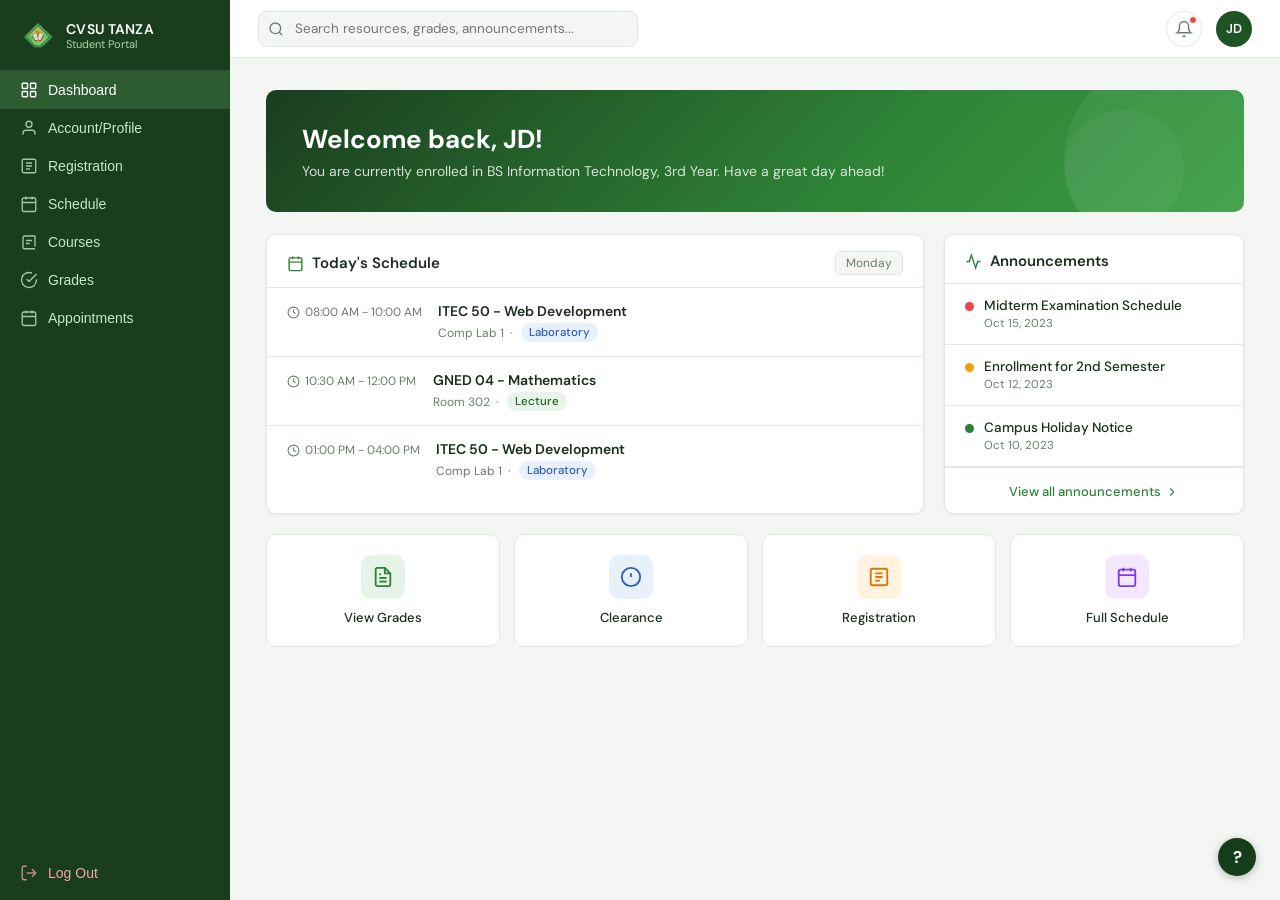
<file: index.html>
<!DOCTYPE html>
<html lang="en">
<head>
<meta charset="UTF-8" />
<meta name="viewport" content="width=device-width, initial-scale=1.0"/>
<title>CVSU Tanza – Student Portal</title>
<link href="https://fonts.googleapis.com/css2?family=DM+Sans:wght@400;500;600&family=DM+Serif+Display&display=swap" rel="stylesheet"/>
<style>
  *, *::before, *::after { box-sizing: border-box; margin: 0; padding: 0; }

  :root {
    --green-900: #0d2b10;
    --green-800: #163d1a;
    --green-700: #1e5424;
    --green-600: #266b2e;
    --green-500: #2e8236;
    --green-400: #3a9e44;
    --green-200: #a8d9ac;
    --green-100: #d4edd6;
    --green-50:  #edf7ee;
    --accent:    #2e8236;
    --sidebar-bg: #1a3d1e;
    --sidebar-text: #c8e6cb;
    --sidebar-active-bg: #2e5c32;
    --sidebar-active-text: #ffffff;
    --topbar-height: 58px;
    --sidebar-width: 230px;
    --bg: #f4f6f4;
    --card: #ffffff;
    --border: #e2e8e2;
    --text: #1a2e1b;
    --muted: #6b7c6c;
    --badge-green-bg: #e6f4e7;
    --badge-green-text: #1e6624;
    --badge-orange-bg: #fff3e0;
    --badge-orange-text: #b45309;
    --radius: 10px;
    --shadow: 0 1px 3px rgba(0,0,0,.07);
  }

  body {
    font-family: 'DM Sans', sans-serif;
    background: var(--bg);
    color: var(--text);
    display: flex;
    min-height: 100vh;
  }

  /* ── Sidebar ── */
  .sidebar {
    width: var(--sidebar-width);
    background: var(--sidebar-bg);
    display: flex;
    flex-direction: column;
    position: fixed;
    top: 0; left: 0; bottom: 0;
    z-index: 100;
  }

  .sidebar-logo {
    display: flex;
    align-items: center;
    gap: 10px;
    padding: 18px 20px 16px;
    border-bottom: 1px solid rgba(255,255,255,.08);
  }

  .logo-icon {
    width: 36px; height: 36px;
    background: var(--green-500);
    border-radius: 8px;
    display: flex; align-items: center; justify-content: center;
    flex-shrink: 0;
  }

  .logo-icon svg { width: 20px; height: 20px; fill: #fff; }

  .logo-text { line-height: 1.2; }
  .logo-text .school { font-size: 14px; font-weight: 600; color: #fff; letter-spacing: .3px; }
  .logo-text .sub { font-size: 11px; color: var(--green-200); }

  .nav-section-label {
    font-size: 10px;
    font-weight: 600;
    letter-spacing: 1px;
    color: rgba(200,230,203,.5);
    text-transform: uppercase;
    padding: 16px 20px 6px;
  }

  .nav-link {
    display: flex;
    align-items: center;
    gap: 10px;
    padding: 10px 20px;
    color: var(--sidebar-text);
    text-decoration: none;
    font-size: 14px;
    font-weight: 400;
    border-radius: 0;
    cursor: pointer;
    transition: background .15s, color .15s;
    border: none;
    background: none;
    width: 100%;
    text-align: left;
  }

  .nav-link svg { width: 18px; height: 18px; flex-shrink: 0; opacity: .8; }

  .nav-link:hover { background: rgba(255,255,255,.07); color: #fff; }

  .nav-link.active {
    background: var(--sidebar-active-bg);
    color: var(--sidebar-active-text);
    font-weight: 500;
  }

  .nav-link.active svg { opacity: 1; }

  .sidebar-spacer { flex: 1; }

  .nav-link.logout { color: #f8a5a5; margin-bottom: 8px; }
  .nav-link.logout:hover { background: rgba(248,100,100,.12); color: #fca5a5; }

  /* ── Main ── */
  .main {
    margin-left: var(--sidebar-width);
    flex: 1;
    display: flex;
    flex-direction: column;
    min-height: 100vh;
  }

  /* ── Topbar ── */
  .topbar {
    height: var(--topbar-height);
    background: #fff;
    border-bottom: 1px solid var(--border);
    display: flex;
    align-items: center;
    padding: 0 28px;
    gap: 14px;
    position: sticky;
    top: 0;
    z-index: 50;
  }

  .search-bar {
    flex: 1;
    max-width: 380px;
    position: relative;
  }

  .search-bar input {
    width: 100%;
    height: 36px;
    border: 1px solid var(--border);
    border-radius: 8px;
    padding: 0 14px 0 36px;
    font-size: 13.5px;
    font-family: inherit;
    color: var(--text);
    background: var(--bg);
    outline: none;
  }

  .search-bar input:focus { border-color: var(--green-400); }

  .search-bar svg {
    position: absolute;
    left: 10px; top: 50%;
    transform: translateY(-50%);
    width: 16px; height: 16px;
    color: var(--muted);
  }

  .topbar-spacer { flex: 1; }

  .notif-btn {
    width: 36px; height: 36px;
    border-radius: 50%;
    border: 1px solid var(--border);
    background: #fff;
    display: flex; align-items: center; justify-content: center;
    cursor: pointer;
    position: relative;
  }

  .notif-btn svg { width: 18px; height: 18px; color: var(--muted); }

  .notif-dot {
    width: 8px; height: 8px;
    background: #ef4444;
    border-radius: 50%;
    position: absolute;
    top: 4px; right: 4px;
    border: 1.5px solid #fff;
  }

  .avatar {
    width: 36px; height: 36px;
    border-radius: 50%;
    background: var(--green-700);
    color: #fff;
    font-size: 13px;
    font-weight: 600;
    display: flex; align-items: center; justify-content: center;
    cursor: pointer;
    letter-spacing: .5px;
  }

  /* ── Content ── */
  .content {
    padding: 32px 36px 48px;
    flex: 1;
  }

  .page { display: none; }
  .page.active { display: block; }

  /* ── Page Header ── */
  .page-header { margin-bottom: 24px; }
  .page-header h1 {
    font-size: 22px; font-weight: 600;
    display: flex; align-items: center; gap: 9px;
    color: var(--text);
  }

  .page-header h1 svg { width: 22px; height: 22px; color: var(--accent); }
  .page-header p { font-size: 13.5px; color: var(--muted); margin-top: 4px; }

  /* ── Semester badge ── */
  .sem-badge {
    display: inline-block;
    padding: 4px 12px;
    background: var(--badge-green-bg);
    color: var(--badge-green-text);
    border-radius: 20px;
    font-size: 12px;
    font-weight: 500;
  }

  /* ── Cards ── */
  .card {
    background: var(--card);
    border: 1px solid var(--border);
    border-radius: var(--radius);
    box-shadow: var(--shadow);
  }

  /* ═══════════════════════════════════
     PAGE 0 – DASHBOARD
  ═══════════════════════════════════ */
  .welcome-banner {
    background: linear-gradient(135deg, #1a3d1e 0%, #2e8236 60%, #3a9e44 100%);
    border-radius: var(--radius);
    padding: 32px 36px;
    color: #fff;
    position: relative;
    overflow: hidden;
    margin-bottom: 22px;
  }

  .welcome-banner::after {
    content: '';
    position: absolute;
    right: -20px; top: -30px;
    width: 200px; height: 200px;
    background: rgba(255,255,255,.06);
    border-radius: 50%;
  }

  .welcome-banner::before {
    content: '';
    position: absolute;
    right: 60px; top: 20px;
    width: 120px; height: 120px;
    background: rgba(255,255,255,.04);
    border-radius: 50%;
  }

  .welcome-banner h2 { font-size: 26px; font-weight: 700; margin-bottom: 6px; }
  .welcome-banner p { font-size: 14px; opacity: .82; }

  .dashboard-grid {
    display: grid;
    grid-template-columns: 1fr 300px;
    gap: 20px;
    margin-bottom: 20px;
  }

  /* Today's Schedule card */
  .schedule-card-header {
    display: flex; align-items: center; justify-content: space-between;
    padding: 16px 20px 12px;
    border-bottom: 1px solid var(--border);
  }

  .schedule-card-header h3 {
    font-size: 15px; font-weight: 600;
    display: flex; align-items: center; gap: 8px;
  }

  .schedule-card-header h3 svg { width: 17px; height: 17px; color: var(--accent); }

  .day-badge {
    font-size: 12px; color: var(--muted);
    background: var(--bg);
    border: 1px solid var(--border);
    border-radius: 6px;
    padding: 3px 10px;
  }

  .sched-item {
    display: flex; align-items: flex-start; gap: 16px;
    padding: 14px 20px;
    border-bottom: 1px solid var(--border);
  }

  .sched-item:last-child { border-bottom: none; }

  .sched-time {
    font-size: 12px; color: var(--muted);
    display: flex; align-items: center; gap: 5px;
    min-width: 130px; margin-top: 2px;
    white-space: nowrap;
  }

  .sched-time svg { width: 13px; height: 13px; }

  .sched-info .sched-subj { font-size: 14px; font-weight: 600; margin-bottom: 3px; }
  .sched-info .sched-meta { font-size: 12px; color: var(--muted); display: flex; align-items: center; gap: 6px; }

  .sched-type {
    font-size: 11.5px; font-weight: 500;
    padding: 2px 8px; border-radius: 20px;
  }

  .sched-type.lec { background: #e8f4e9; color: #1e6624; }
  .sched-type.lab { background: #e8f0fb; color: #2c5fbd; }

  /* Announcements card */
  .ann-header {
    display: flex; align-items: center; gap: 8px;
    padding: 16px 20px 12px;
    border-bottom: 1px solid var(--border);
    font-size: 15px; font-weight: 600;
  }

  .ann-header svg { width: 17px; height: 17px; color: var(--accent); }

  .ann-item {
    padding: 13px 20px;
    border-bottom: 1px solid var(--border);
    display: flex; gap: 10px;
    align-items: flex-start;
  }

  .ann-item:last-of-type { border-bottom: none; }

  .ann-dot {
    width: 9px; height: 9px; border-radius: 50%;
    flex-shrink: 0; margin-top: 5px;
  }

  .ann-dot.red { background: #ef4444; }
  .ann-dot.orange { background: #f59e0b; }
  .ann-dot.green { background: var(--green-500); }

  .ann-title { font-size: 13.5px; font-weight: 500; margin-bottom: 2px; }
  .ann-date { font-size: 11.5px; color: var(--muted); }

  .ann-footer {
    padding: 12px 20px;
    text-align: center;
    border-top: 1px solid var(--border);
  }

  .ann-footer a {
    font-size: 13px; color: var(--accent); font-weight: 500;
    text-decoration: none; display: inline-flex; align-items: center; gap: 4px;
  }

  .ann-footer a:hover { text-decoration: underline; }
  .ann-footer a svg { width: 14px; height: 14px; }

  /* Quick actions */
  .quick-actions {
    display: grid;
    grid-template-columns: repeat(4, 1fr);
    gap: 14px;
  }

  .quick-card {
    background: #fff;
    border: 1px solid var(--border);
    border-radius: var(--radius);
    padding: 20px 16px;
    display: flex; flex-direction: column; align-items: center; gap: 10px;
    cursor: pointer;
    transition: border-color .15s, box-shadow .15s;
    text-align: center;
  }

  .quick-card:hover { border-color: var(--green-400); box-shadow: 0 2px 8px rgba(46,130,54,.1); }

  .quick-icon {
    width: 44px; height: 44px; border-radius: 10px;
    display: flex; align-items: center; justify-content: center;
  }

  .quick-icon svg { width: 22px; height: 22px; }

  .quick-icon.green { background: var(--badge-green-bg); }
  .quick-icon.green svg { color: var(--accent); }
  .quick-icon.blue { background: #e8f0fb; }
  .quick-icon.blue svg { color: #2c5fbd; }
  .quick-icon.orange { background: #fff3e0; }
  .quick-icon.orange svg { color: #d97706; }
  .quick-icon.purple { background: #f3e8ff; }
  .quick-icon.purple svg { color: #7c3aed; }

  .quick-label { font-size: 13px; font-weight: 500; color: var(--text); }

  /* ═══════════════════════════════════
     PAGE A – ACCOUNT/PROFILE
  ═══════════════════════════════════ */
  .profile-banner {
    height: 110px;
    background: linear-gradient(135deg, #1a3d1e 0%, #2e8236 60%, #3a9e44 100%);
    border-radius: var(--radius) var(--radius) 0 0;
    position: relative;
  }

  .profile-card {
    background: #fff;
    border: 1px solid var(--border);
    border-radius: var(--radius);
    overflow: hidden;
    margin-bottom: 20px;
  }

  .profile-body {
    padding: 0 28px 28px;
    position: relative;
  }

  .profile-avatar-wrap {
    position: relative;
    display: inline-block;
    margin-top: -40px;
    margin-bottom: 12px;
  }

  .profile-avatar {
    width: 80px; height: 80px;
    border-radius: 50%;
    background: var(--green-100);
    border: 4px solid #fff;
    display: flex; align-items: center; justify-content: center;
    font-size: 28px; font-weight: 700;
    color: var(--green-700);
    letter-spacing: 1px;
  }

  .avatar-cam {
    position: absolute; bottom: 2px; right: 2px;
    width: 22px; height: 22px;
    background: #fff;
    border: 1px solid var(--border);
    border-radius: 50%;
    display: flex; align-items: center; justify-content: center;
    cursor: pointer;
  }

  .avatar-cam svg { width: 12px; height: 12px; color: var(--muted); }

  .profile-name-row {
    display: flex; align-items: flex-start; justify-content: space-between;
  }

  .profile-name { font-size: 20px; font-weight: 700; margin-bottom: 3px; }
  .profile-sub { font-size: 13.5px; color: var(--muted); }

  .edit-btn {
    display: flex; align-items: center; gap: 6px;
    padding: 9px 16px;
    border: 1px solid var(--border);
    border-radius: 8px;
    background: #fff;
    font-size: 13px; font-weight: 500;
    font-family: inherit;
    cursor: pointer; color: var(--text);
    transition: border-color .15s;
    margin-top: 4px;
  }

  .edit-btn:hover { border-color: var(--green-400); color: var(--accent); }
  .edit-btn svg { width: 15px; height: 15px; }

  .profile-details-grid {
    display: grid; grid-template-columns: 1fr 1fr;
    gap: 24px;
    margin-top: 24px;
    padding-top: 24px;
    border-top: 1px solid var(--border);
  }

  .detail-section-title {
    font-size: 11px; font-weight: 600;
    letter-spacing: 1px; text-transform: uppercase;
    color: var(--muted);
    margin-bottom: 16px;
  }

  .detail-item {
    display: flex; align-items: flex-start; gap: 10px;
    margin-bottom: 14px;
  }

  .detail-item svg { width: 16px; height: 16px; color: var(--accent); margin-top: 2px; flex-shrink: 0; }

  .detail-item .detail-val { font-size: 14px; font-weight: 500; }

  .acad-field { margin-bottom: 16px; }
  .acad-field .field-label { font-size: 12px; color: var(--muted); margin-bottom: 3px; }
  .acad-field .field-val { font-size: 14px; font-weight: 600; }

  .enrolled-badge {
    display: inline-block;
    background: var(--badge-green-bg);
    color: var(--badge-green-text);
    font-size: 12px; font-weight: 600;
    padding: 3px 12px; border-radius: 20px;
  }

  /* ═══════════════════════════════════
     PAGE 1 – REGISTRATION
  ═══════════════════════════════════ */
  .reg-layout { display: grid; grid-template-columns: 1fr 280px; gap: 20px; }

  .subjects-header {
    display: flex; align-items: center; justify-content: space-between;
    padding: 18px 20px 14px;
    border-bottom: 1px solid var(--border);
  }

  .subjects-header h2 { font-size: 15px; font-weight: 600; }

  .info-banner {
    margin: 14px 16px;
    background: #e8f4fd;
    border: 1px solid #b3d9f5;
    border-radius: 8px;
    padding: 10px 14px;
    font-size: 13px;
    color: #1a5a85;
    display: flex; gap: 9px;
  }

  .info-banner svg { width: 16px; height: 16px; flex-shrink: 0; margin-top: 1px; }

  .subject-list { padding: 6px 16px 10px; }

  .subject-row {
    display: flex; align-items: center; gap: 12px;
    padding: 14px 16px;
    border: 1px solid var(--border);
    border-radius: 8px;
    margin-bottom: 8px;
    transition: border-color .15s;
  }

  .subject-row:hover { border-color: var(--green-400); }

  .subject-row input[type="checkbox"] {
    width: 18px; height: 18px;
    accent-color: var(--accent);
    cursor: pointer;
    flex-shrink: 0;
  }

  .subject-info { flex: 1; }
  .subject-info .code { font-size: 14.5px; font-weight: 600; }
  .subject-info .name { font-size: 12.5px; color: var(--muted); margin-top: 2px; }

  .subject-units { text-align: right; }
  .subject-units .units { font-size: 14px; font-weight: 600; color: var(--accent); }
  .subject-units .type { font-size: 11.5px; color: var(--muted); }

  .add-subject-btn {
    display: flex; align-items: center; justify-content: center; gap: 7px;
    width: calc(100% - 32px);
    margin: 4px 16px 16px;
    padding: 11px;
    border: 1.5px dashed var(--border);
    border-radius: 8px;
    background: none;
    color: var(--muted);
    font-size: 13.5px;
    font-family: inherit;
    cursor: pointer;
    transition: border-color .15s, color .15s;
  }

  .add-subject-btn:hover { border-color: var(--green-400); color: var(--accent); }

  .summary-card { padding: 20px; }
  .summary-card h2 { font-size: 15px; font-weight: 600; margin-bottom: 16px; }

  .summary-row {
    display: flex; justify-content: space-between;
    font-size: 13.5px;
    padding: 6px 0;
    border-bottom: 1px solid var(--border);
  }

  .summary-row:last-of-type { border-bottom: none; }
  .summary-row .label { color: var(--muted); }
  .summary-row .value { font-weight: 500; }

  .summary-total {
    display: flex; justify-content: space-between;
    font-size: 15px;
    font-weight: 700;
    margin-top: 8px;
    padding-top: 10px;
    border-top: 2px solid var(--border);
  }

  .cert-row {
    display: flex; gap: 9px;
    margin: 16px 0;
    font-size: 12.5px;
    color: var(--muted);
    line-height: 1.5;
  }

  .cert-row input { margin-top: 2px; accent-color: var(--accent); flex-shrink: 0; }

  .submit-btn {
    width: 100%;
    padding: 12px;
    background: var(--green-800);
    color: #fff;
    border: none;
    border-radius: 8px;
    font-size: 14.5px;
    font-weight: 600;
    font-family: inherit;
    cursor: pointer;
    transition: background .15s;
  }

  .submit-btn:hover { background: var(--green-700); }

  /* ═══════════════════════════════════
     PAGE 2 – SCHEDULE
  ═══════════════════════════════════ */
  .schedule-toprow {
    display: flex; align-items: center; justify-content: space-between;
    margin-bottom: 18px;
  }

  .week-nav {
    display: flex; align-items: center; gap: 6px;
    border: 1px solid var(--border);
    border-radius: 8px;
    padding: 5px 12px;
    background: #fff;
    font-size: 13.5px;
    font-weight: 500;
  }

  .week-nav button {
    border: none; background: none; cursor: pointer;
    color: var(--muted); padding: 0 4px; font-size: 16px;
  }

  .week-nav button:hover { color: var(--accent); }

  .sched-grid {
    display: grid;
    grid-template-columns: repeat(6, 1fr);
    gap: 10px;
  }

  .day-col h3 {
    font-size: 13px; font-weight: 600; text-align: center;
    padding: 10px 0; color: var(--muted);
  }

  .class-card {
    border-radius: 8px;
    padding: 11px 12px;
    font-size: 12px;
    margin-bottom: 8px;
    border-left: 3px solid;
  }

  .class-card.lecture { background: #e8f4e9; border-left-color: var(--green-500); }
  .class-card.lab { background: #e8f0fb; border-left-color: #4a82d8; }
  .class-card.pe { background: #fff7e6; border-left-color: #d97706; }

  .class-card .time { font-size: 11px; color: var(--muted); margin-bottom: 4px; display: flex; align-items: center; gap: 4px; }
  .class-card .time svg { width: 12px; height: 12px; }
  .class-card .code { font-size: 13px; font-weight: 700; margin-bottom: 2px; }
  .class-card .subj-name { color: var(--muted); margin-bottom: 6px; line-height: 1.3; }
  .class-card .meta { display: flex; flex-direction: column; gap: 2px; }
  .class-card .meta span { display: flex; align-items: center; gap: 4px; color: var(--muted); font-size: 11px; }
  .class-card .meta svg { width: 11px; height: 11px; }

  .no-class { text-align: center; padding: 28px 0; color: var(--muted); font-size: 12.5px; }

  .legend { display: flex; gap: 20px; margin-top: 16px; padding: 12px 16px; background: #fff; border: 1px solid var(--border); border-radius: 8px; }
  .legend-item { display: flex; align-items: center; gap: 7px; font-size: 13px; color: var(--muted); }
  .legend-dot { width: 10px; height: 10px; border-radius: 50%; }
  .legend-dot.l { background: var(--green-500); }
  .legend-dot.lb { background: #4a82d8; }
  .legend-dot.pe { background: #d97706; }

  /* ═══════════════════════════════════
     PAGE 3 – COURSES
  ═══════════════════════════════════ */
  .courses-header-row { display: flex; justify-content: space-between; align-items: center; margin-bottom: 18px; }

  .dl-btn {
    display: flex; align-items: center; gap: 7px;
    padding: 9px 16px;
    border: 1px solid var(--border);
    border-radius: 8px;
    background: #fff;
    font-size: 13px;
    font-family: inherit;
    cursor: pointer;
    color: var(--text);
    transition: border-color .15s;
  }

  .dl-btn:hover { border-color: var(--green-400); color: var(--accent); }
  .dl-btn svg { width: 16px; height: 16px; }

  .courses-grid {
    display: grid;
    grid-template-columns: repeat(3, 1fr);
    gap: 18px;
    margin-bottom: 24px;
  }

  .course-card { overflow: hidden; border-radius: var(--radius); border: 1px solid var(--border); box-shadow: var(--shadow); }

  .course-banner {
    height: 86px;
    background: linear-gradient(135deg, var(--green-700) 0%, var(--green-500) 100%);
    position: relative;
    display: flex; flex-direction: column; justify-content: flex-end;
    padding: 12px 14px;
  }

  .course-units-badge {
    position: absolute; top: 10px; left: 10px;
    background: rgba(0,0,0,.28);
    color: #fff; font-size: 11px; font-weight: 500;
    padding: 3px 9px; border-radius: 20px;
  }

  .course-code { font-size: 18px; font-weight: 700; color: #fff; }
  .course-body { padding: 14px; background: #fff; }
  .course-body .course-title { font-size: 13.5px; font-weight: 500; margin-bottom: 10px; line-height: 1.4; }
  .course-meta { font-size: 12px; color: var(--muted); margin-bottom: 12px; }
  .course-meta span { display: block; margin-bottom: 2px; }
  .course-meta .meta-label { font-size: 11px; }
  .progress-bar-wrap { height: 5px; background: var(--green-100); border-radius: 3px; margin-bottom: 14px; }
  .progress-bar-fill { height: 100%; background: var(--green-500); border-radius: 3px; }
  .progress-label { display: flex; justify-content: space-between; font-size: 11.5px; color: var(--muted); margin-bottom: 6px; }
  .course-actions { display: grid; grid-template-columns: 1fr 1fr; gap: 8px; }

  .btn-syllabus {
    padding: 8px;
    border: 1px solid var(--border);
    background: none;
    border-radius: 7px;
    font-size: 12.5px;
    font-family: inherit;
    cursor: pointer;
    display: flex; align-items: center; justify-content: center; gap: 5px;
    color: var(--text);
    transition: border-color .15s;
  }

  .btn-syllabus:hover { border-color: var(--green-400); color: var(--accent); }

  .btn-lms {
    padding: 8px;
    border: none;
    background: var(--green-800);
    border-radius: 7px;
    font-size: 12.5px;
    font-weight: 600;
    font-family: inherit;
    cursor: pointer;
    display: flex; align-items: center; justify-content: center; gap: 5px;
    color: #fff;
    transition: background .15s;
  }

  .btn-lms:hover { background: var(--green-700); }
  .btn-lms svg, .btn-syllabus svg { width: 13px; height: 13px; }

  .curriculum-banner {
    display: flex; gap: 16px; align-items: flex-start;
    background: var(--green-50);
    border: 1px solid var(--green-100);
    border-radius: var(--radius);
    padding: 18px 20px;
  }

  .curriculum-banner svg.big { width: 28px; height: 28px; color: var(--accent); flex-shrink: 0; margin-top: 2px; }
  .curriculum-banner h3 { font-size: 14.5px; font-weight: 600; margin-bottom: 4px; }
  .curriculum-banner p { font-size: 13px; color: var(--muted); }
  .curriculum-banner a { font-size: 13px; color: var(--accent); font-weight: 500; text-decoration: none; margin-top: 8px; display: inline-flex; align-items: center; gap: 4px; }
  .curriculum-banner a:hover { text-decoration: underline; }
  .curriculum-banner a svg { width: 14px; height: 14px; }

  /* ═══════════════════════════════════
     PAGE 4 – GRADES
  ═══════════════════════════════════ */
  .grades-header-row { display: flex; justify-content: space-between; align-items: center; margin-bottom: 20px; }
  .sem-block { margin-bottom: 22px; }
  .sem-block-header { display: flex; align-items: center; justify-content: space-between; padding: 14px 20px; border-bottom: 1px solid var(--border); }
  .sem-block-header h2 { font-size: 14.5px; font-weight: 600; }
  .gwa-badge { display: flex; align-items: center; gap: 6px; font-size: 13px; font-weight: 500; color: var(--badge-green-text); }
  .gwa-badge span { font-weight: 700; font-size: 14px; }
  .grades-table { width: 100%; border-collapse: collapse; }
  .grades-table thead tr { border-bottom: 1px solid var(--border); }
  .grades-table th { text-align: left; font-size: 12px; font-weight: 500; color: var(--muted); padding: 10px 20px; text-transform: uppercase; letter-spacing: .5px; }
  .grades-table td { padding: 13px 20px; font-size: 13.5px; border-bottom: 1px solid var(--border); }
  .grades-table tr:last-child td { border-bottom: none; }
  .grades-table .bold { font-weight: 600; }
  .grade-pill { display: inline-block; padding: 3px 12px; border-radius: 20px; font-size: 12px; font-weight: 500; }
  .grade-pill.passed { background: var(--badge-green-bg); color: var(--badge-green-text); }
  .grade-pill.inc { background: var(--badge-orange-bg); color: var(--badge-orange-text); }

  /* ═══════════════════════════════════
     PAGE 5 – APPOINTMENTS
  ═══════════════════════════════════ */
  .appt-header-row { display: flex; justify-content: space-between; align-items: center; margin-bottom: 20px; }

  .book-btn {
    display: flex; align-items: center; gap: 7px;
    padding: 10px 18px;
    background: var(--green-800);
    color: #fff;
    border: none;
    border-radius: 8px;
    font-size: 13.5px;
    font-weight: 600;
    font-family: inherit;
    cursor: pointer;
    transition: background .15s;
  }

  .book-btn:hover { background: var(--green-700); }
  .book-btn svg { width: 16px; height: 16px; }

  .appt-section-title { font-size: 14px; font-weight: 600; padding: 16px 20px 12px; border-bottom: 1px solid var(--border); }

  .appt-item { padding: 18px 20px; border-bottom: 1px solid var(--border); display: flex; align-items: flex-start; justify-content: space-between; gap: 16px; }
  .appt-item:last-child { border-bottom: none; }
  .appt-left { flex: 1; }
  .appt-status-row { display: flex; align-items: center; gap: 8px; margin-bottom: 8px; }

  .status-pill { font-size: 11.5px; font-weight: 600; padding: 3px 10px; border-radius: 20px; }
  .status-pill.confirmed { background: var(--badge-green-bg); color: var(--badge-green-text); }
  .status-pill.pending { background: var(--badge-orange-bg); color: var(--badge-orange-text); }

  .apt-code { font-size: 12px; color: var(--muted); font-weight: 500; }
  .appt-title { font-size: 15px; font-weight: 600; margin-bottom: 3px; }
  .appt-subtitle { font-size: 13px; color: var(--muted); margin-bottom: 10px; }
  .appt-details { display: flex; gap: 16px; flex-wrap: wrap; }
  .appt-details span { display: flex; align-items: center; gap: 5px; font-size: 12.5px; color: var(--muted); }
  .appt-details svg { width: 14px; height: 14px; }
  .appt-actions { display: flex; flex-direction: column; gap: 7px; align-items: flex-end; }

  .btn-details {
    display: flex; align-items: center; gap: 6px;
    padding: 8px 14px;
    border: 1px solid var(--border);
    border-radius: 7px;
    background: none;
    font-size: 12.5px;
    font-family: inherit;
    cursor: pointer;
    white-space: nowrap;
    color: var(--text);
    transition: border-color .15s;
  }

  .btn-details:hover { border-color: var(--green-400); color: var(--accent); }

  .btn-cancel {
    display: flex; align-items: center; gap: 6px;
    padding: 8px 14px;
    border: 1px solid #fecaca;
    border-radius: 7px;
    background: none;
    color: #dc2626;
    font-size: 12.5px;
    font-family: inherit;
    cursor: pointer;
    white-space: nowrap;
    transition: background .15s;
  }

  .btn-cancel:hover { background: #fff5f5; }
  .btn-details svg, .btn-cancel svg { width: 14px; height: 14px; }

  .help-fab {
    position: fixed; bottom: 24px; right: 24px;
    width: 38px; height: 38px;
    background: var(--green-800);
    color: #fff;
    border: none;
    border-radius: 50%;
    font-size: 17px;
    font-weight: 700;
    font-family: inherit;
    cursor: pointer;
    box-shadow: 0 2px 8px rgba(0,0,0,.25);
    display: flex; align-items: center; justify-content: center;
  }
</style>
</head>
<body>

<!-- ═══ SIDEBAR ═══ -->
<aside class="sidebar">
  <div class="sidebar-logo">
    <div class="logo-icon" style="background:transparent;padding:0;overflow:hidden;">
      <img src="[data-uri]" style="width:36px;height:36px;object-fit:cover;border-radius:8px;display:block;"/>
    </div>
    <div class="logo-text">
      <div class="school">CVSU TANZA</div>
      <div class="sub">Student Portal</div>
    </div>
  </div>

  <button class="nav-link" onclick="showPage('dashboard')">
    <svg viewBox="0 0 24 24" fill="none" stroke="currentColor" stroke-width="1.8"><rect x="3" y="3" width="7" height="7" rx="1"/><rect x="14" y="3" width="7" height="7" rx="1"/><rect x="3" y="14" width="7" height="7" rx="1"/><rect x="14" y="14" width="7" height="7" rx="1"/></svg>
    Dashboard
  </button>

  <button class="nav-link" onclick="showPage('profile')">
    <svg viewBox="0 0 24 24" fill="none" stroke="currentColor" stroke-width="1.8"><path d="M20 21v-2a4 4 0 00-4-4H8a4 4 0 00-4 4v2"/><circle cx="12" cy="7" r="4"/></svg>
    Account/Profile
  </button>

  <button class="nav-link" onclick="showPage('registration')">
    <svg viewBox="0 0 24 24" fill="none" stroke="currentColor" stroke-width="1.8"><rect x="3" y="3" width="18" height="18" rx="2"/><path d="M8 12h8M8 8h8M8 16h5"/></svg>
    Registration
  </button>

  <button class="nav-link" onclick="showPage('schedule')">
    <svg viewBox="0 0 24 24" fill="none" stroke="currentColor" stroke-width="1.8"><rect x="3" y="4" width="18" height="18" rx="2"/><path d="M16 2v4M8 2v4M3 10h18"/></svg>
    Schedule
  </button>

  <button class="nav-link" onclick="showPage('courses')">
    <svg viewBox="0 0 24 24" fill="none" stroke="currentColor" stroke-width="1.8"><path d="M4 19V6a2 2 0 012-2h13a1 1 0 011 1v13"/><path d="M4 19a2 2 0 002 2h14M8 10h8M8 14h5"/></svg>
    Courses
  </button>

  <button class="nav-link" onclick="showPage('grades')">
    <svg viewBox="0 0 24 24" fill="none" stroke="currentColor" stroke-width="1.8"><path d="M22 11.08V12a10 10 0 11-5.93-9.14"/><polyline points="22 4 12 14.01 9 11.01"/></svg>
    Grades
  </button>

  <button class="nav-link" onclick="showPage('appointments')">
    <svg viewBox="0 0 24 24" fill="none" stroke="currentColor" stroke-width="1.8"><rect x="3" y="4" width="18" height="18" rx="2"/><path d="M16 2v4M8 2v4M3 10h18M8 14h.01M12 14h.01M16 14h.01M8 18h.01M12 18h.01"/></svg>
    Appointments
  </button>

  <div class="sidebar-spacer"></div>

  <button class="nav-link logout" onclick="window.location.href='pages/login.html'">
    <svg viewBox="0 0 24 24" fill="none" stroke="currentColor" stroke-width="1.8">
      <path d="M9 21H5a2 2 0 01-2-2V5a2 2 0 012-2h4"/>
      <polyline points="16 17 21 12 16 7"/>
      <line x1="21" y1="12" x2="9" y2="12"/>
    </svg>
    Log Out
  </button>
</aside>

<!-- ═══ MAIN ═══ -->
<div class="main">

  <!-- TOPBAR -->
  <header class="topbar">
    <div class="search-bar">
      <svg viewBox="0 0 24 24" fill="none" stroke="currentColor" stroke-width="2"><circle cx="11" cy="11" r="8"/><path d="M21 21l-4.35-4.35"/></svg>
      <input type="text" placeholder="Search resources, grades, announcements..."/>
    </div>
    <div class="topbar-spacer"></div>
    <div class="notif-btn">
      <svg viewBox="0 0 24 24" fill="none" stroke="currentColor" stroke-width="2"><path d="M18 8A6 6 0 006 8c0 7-3 9-3 9h18s-3-2-3-9"/><path d="M13.73 21a2 2 0 01-3.46 0"/></svg>
      <div class="notif-dot"></div>
    </div>
    <div class="avatar" onclick="showPage('profile')" style="cursor:pointer">JD</div>
  </header>

  <!-- CONTENT -->
  <div class="content">

    <!-- ══════════════════════ PAGE: DASHBOARD ══════════════════════ -->
    <div id="page-dashboard" class="page active">

      <!-- Welcome Banner -->
      <div class="welcome-banner">
        <h2>Welcome back, JD!</h2>
        <p>You are currently enrolled in BS Information Technology, 3rd Year. Have a great day ahead!</p>
      </div>

      <!-- Today's Schedule + Announcements -->
      <div class="dashboard-grid">
        <!-- Today's Schedule -->
        <div class="card">
          <div class="schedule-card-header">
            <h3>
              <svg viewBox="0 0 24 24" fill="none" stroke="currentColor" stroke-width="2"><rect x="3" y="4" width="18" height="18" rx="2"/><path d="M16 2v4M8 2v4M3 10h18"/></svg>
              Today's Schedule
            </h3>
            <span class="day-badge">Monday</span>
          </div>

          <div class="sched-item">
            <div class="sched-time">
              <svg viewBox="0 0 24 24" fill="none" stroke="currentColor" stroke-width="2"><circle cx="12" cy="12" r="10"/><polyline points="12 6 12 12 16 14"/></svg>
              08:00 AM - 10:00 AM
            </div>
            <div class="sched-info">
              <div class="sched-subj">ITEC 50 - Web Development</div>
              <div class="sched-meta">Comp Lab 1 &nbsp;·&nbsp; <span class="sched-type lab">Laboratory</span></div>
            </div>
          </div>

          <div class="sched-item">
            <div class="sched-time">
              <svg viewBox="0 0 24 24" fill="none" stroke="currentColor" stroke-width="2"><circle cx="12" cy="12" r="10"/><polyline points="12 6 12 12 16 14"/></svg>
              10:30 AM - 12:00 PM
            </div>
            <div class="sched-info">
              <div class="sched-subj">GNED 04 - Mathematics</div>
              <div class="sched-meta">Room 302 &nbsp;·&nbsp; <span class="sched-type lec">Lecture</span></div>
            </div>
          </div>

          <div class="sched-item">
            <div class="sched-time">
              <svg viewBox="0 0 24 24" fill="none" stroke="currentColor" stroke-width="2"><circle cx="12" cy="12" r="10"/><polyline points="12 6 12 12 16 14"/></svg>
              01:00 PM - 04:00 PM
            </div>
            <div class="sched-info">
              <div class="sched-subj">ITEC 50 - Web Development</div>
              <div class="sched-meta">Comp Lab 1 &nbsp;·&nbsp; <span class="sched-type lab">Laboratory</span></div>
            </div>
          </div>
        </div>

        <!-- Announcements -->
        <div class="card">
          <div class="ann-header">
            <svg viewBox="0 0 24 24" fill="none" stroke="currentColor" stroke-width="2"><path d="M22 12h-4l-3 9L9 3l-3 9H2"/></svg>
            Announcements
          </div>
          <div class="ann-item">
            <div class="ann-dot red"></div>
            <div>
              <div class="ann-title">Midterm Examination Schedule</div>
              <div class="ann-date">Oct 15, 2023</div>
            </div>
          </div>
          <div class="ann-item">
            <div class="ann-dot orange"></div>
            <div>
              <div class="ann-title">Enrollment for 2nd Semester</div>
              <div class="ann-date">Oct 12, 2023</div>
            </div>
          </div>
          <div class="ann-item">
            <div class="ann-dot green"></div>
            <div>
              <div class="ann-title">Campus Holiday Notice</div>
              <div class="ann-date">Oct 10, 2023</div>
            </div>
          </div>
          <div class="ann-footer">
            <a href="#">View all announcements <svg viewBox="0 0 24 24" fill="none" stroke="currentColor" stroke-width="2"><polyline points="9 18 15 12 9 6"/></svg></a>
          </div>
        </div>
      </div>

      <!-- Quick Actions -->
      <div class="quick-actions">
        <div class="quick-card" onclick="showPage('grades')">
          <div class="quick-icon green">
            <svg viewBox="0 0 24 24" fill="none" stroke="currentColor" stroke-width="2"><path d="M14 2H6a2 2 0 00-2 2v16a2 2 0 002 2h12a2 2 0 002-2V8z"/><polyline points="14 2 14 8 20 8"/><line x1="16" y1="13" x2="8" y2="13"/><line x1="16" y1="17" x2="8" y2="17"/><polyline points="10 9 9 9 8 9"/></svg>
          </div>
          <div class="quick-label">View Grades</div>
        </div>
        <div class="quick-card" onclick="showPage('appointments')">
          <div class="quick-icon blue">
            <svg viewBox="0 0 24 24" fill="none" stroke="currentColor" stroke-width="2"><circle cx="12" cy="12" r="10"/><line x1="12" y1="8" x2="12" y2="12"/><line x1="12" y1="16" x2="12.01" y2="16"/></svg>
          </div>
          <div class="quick-label">Clearance</div>
        </div>
        <div class="quick-card" onclick="showPage('registration')">
          <div class="quick-icon orange">
            <svg viewBox="0 0 24 24" fill="none" stroke="currentColor" stroke-width="2"><rect x="3" y="3" width="18" height="18" rx="2"/><path d="M8 12h8M8 8h8M8 16h5"/></svg>
          </div>
          <div class="quick-label">Registration</div>
        </div>
        <div class="quick-card" onclick="showPage('schedule')">
          <div class="quick-icon purple">
            <svg viewBox="0 0 24 24" fill="none" stroke="currentColor" stroke-width="2"><rect x="3" y="4" width="18" height="18" rx="2"/><path d="M16 2v4M8 2v4M3 10h18"/></svg>
          </div>
          <div class="quick-label">Full Schedule</div>
        </div>
      </div>
    </div>

    <!-- ══════════════════════ PAGE: ACCOUNT/PROFILE ══════════════════════ -->
    <div id="page-profile" class="page">
      <div class="page-header">
        <h1>
          <svg viewBox="0 0 24 24" fill="none" stroke="currentColor" stroke-width="2"><path d="M20 21v-2a4 4 0 00-4-4H8a4 4 0 00-4 4v2"/><circle cx="12" cy="7" r="4"/></svg>
          Student Profile
        </h1>
        <p>Manage your personal information</p>
      </div>

      <div class="profile-card">
        <div class="profile-banner"></div>
        <div class="profile-body">
          <div class="profile-avatar-wrap">
            <div class="profile-avatar">JD</div>
            <div class="avatar-cam">
              <svg viewBox="0 0 24 24" fill="none" stroke="currentColor" stroke-width="2"><path d="M23 19a2 2 0 01-2 2H3a2 2 0 01-2-2V8a2 2 0 012-2h4l2-3h6l2 3h4a2 2 0 012 2z"/><circle cx="12" cy="13" r="4"/></svg>
            </div>
          </div>

          <div class="profile-name-row">
            <div>
              <div class="profile-name">Juan Dela Cruz</div>
              <div class="profile-sub">2021-12345 &nbsp;•&nbsp; BS Information Technology</div>
            </div>
            <button class="edit-btn">
              <svg viewBox="0 0 24 24" fill="none" stroke="currentColor" stroke-width="2"><path d="M11 4H4a2 2 0 00-2 2v14a2 2 0 002 2h14a2 2 0 002-2v-7"/><path d="M18.5 2.5a2.121 2.121 0 013 3L12 15l-4 1 1-4 9.5-9.5z"/></svg>
              Edit Details
            </button>
          </div>

          <div class="profile-details-grid">
            <div>
              <div class="detail-section-title">Contact Information</div>
              <div class="detail-item">
                <svg viewBox="0 0 24 24" fill="none" stroke="currentColor" stroke-width="2"><path d="M4 4h16c1.1 0 2 .9 2 2v12c0 1.1-.9 2-2 2H4c-1.1 0-2-.9-2-2V6c0-1.1.9-2 2-2z"/><polyline points="22,6 12,13 2,6"/></svg>
                <div class="detail-val">juan.delacruz@cvsu.edu.ph</div>
              </div>
              <div class="detail-item">
                <svg viewBox="0 0 24 24" fill="none" stroke="currentColor" stroke-width="2"><path d="M22 16.92v3a2 2 0 01-2.18 2 19.79 19.79 0 01-8.63-3.07A19.5 19.5 0 013.07 9.81a19.79 19.79 0 01-3.07-8.67A2 2 0 012.18 1h3a2 2 0 012 1.72c.127.96.361 1.903.7 2.81a2 2 0 01-.45 2.11L6.91 8.15a16 16 0 006.29 6.29l1.42-1.42a2 2 0 012.11-.45c.907.339 1.85.573 2.81.7A2 2 0 0122 16.92z"/></svg>
                <div class="detail-val">+63 912 345 6789</div>
              </div>
              <div class="detail-item">
                <svg viewBox="0 0 24 24" fill="none" stroke="currentColor" stroke-width="2"><path d="M21 10c0 7-9 13-9 13s-9-6-9-13a9 9 0 0118 0z"/><circle cx="12" cy="10" r="3"/></svg>
                <div class="detail-val">Blk 1 Lot 2, Tanza, Cavite, Philippines</div>
              </div>
            </div>

            <div>
              <div class="detail-section-title">Academic Details</div>
              <div class="acad-field">
                <div class="field-label">Campus</div>
                <div class="field-val">CvSU Tanza Campus</div>
              </div>
              <div class="acad-field">
                <div class="field-label">Year Level</div>
                <div class="field-val">3rd Year - Regular</div>
              </div>
              <div class="acad-field">
                <div class="field-label">Enrollment Status</div>
                <div class="field-val"><span class="enrolled-badge">Enrolled</span></div>
              </div>
            </div>
          </div>
        </div>
      </div>
    </div>

    <!-- ══════════════════════ PAGE: REGISTRATION ══════════════════════ -->
    <div id="page-registration" class="page">
      <div class="page-header">
        <h1>
          <svg viewBox="0 0 24 24" fill="none" stroke="currentColor" stroke-width="2"><rect x="3" y="3" width="18" height="18" rx="2"/><path d="M8 12h8M8 8h8M8 16h5"/></svg>
          Enrollment Registration
        </h1>
        <p>Register for the upcoming semester</p>
      </div>

      <div class="reg-layout">
        <div class="card">
          <div class="subjects-header">
            <h2>Available Subjects</h2>
            <span class="sem-badge">2nd Semester, A.Y. 2023-2024</span>
          </div>

          <div class="info-banner">
            <svg viewBox="0 0 24 24" fill="none" stroke="currentColor" stroke-width="2"><circle cx="12" cy="12" r="10"/><line x1="12" y1="8" x2="12" y2="12"/><line x1="12" y1="16" x2="12.01" y2="16"/></svg>
            Based on your curriculum, these are the pre-advised subjects for your current year level. You may add or remove subjects before submitting to your adviser.
          </div>

          <div class="subject-list">
            <div class="subject-row"><input type="checkbox" checked/><div class="subject-info"><div class="code">ITEC 60</div><div class="name">Mobile Application Development</div></div><div class="subject-units"><div class="units">3 Units</div><div class="type">Lec/Lab</div></div></div>
            <div class="subject-row"><input type="checkbox" checked/><div class="subject-info"><div class="code">ITEC 65</div><div class="name">Cloud Computing</div></div><div class="subject-units"><div class="units">3 Units</div><div class="type">Lec/Lab</div></div></div>
            <div class="subject-row"><input type="checkbox" checked/><div class="subject-info"><div class="code">ITEC 70</div><div class="name">Capstone Project 1</div></div><div class="subject-units"><div class="units">3 Units</div><div class="type">Lec/Lab</div></div></div>
            <div class="subject-row"><input type="checkbox" checked/><div class="subject-info"><div class="code">GNED 05</div><div class="name">Purposive Communication</div></div><div class="subject-units"><div class="units">3 Units</div><div class="type">Lec</div></div></div>
            <div class="subject-row"><input type="checkbox" checked/><div class="subject-info"><div class="code">GNED 08</div><div class="name">Understanding the Self</div></div><div class="subject-units"><div class="units">3 Units</div><div class="type">Lec</div></div></div>
            <div class="subject-row"><input type="checkbox" checked/><div class="subject-info"><div class="code">CVSU 101</div><div class="name">Institutional Requirement</div></div><div class="subject-units"><div class="units">3 Units</div><div class="type">Lec</div></div></div>
          </div>

          <button class="add-subject-btn">
            <svg viewBox="0 0 24 24" fill="none" stroke="currentColor" stroke-width="2" style="width:15px;height:15px"><circle cx="12" cy="12" r="10"/><line x1="12" y1="8" x2="12" y2="16"/><line x1="8" y1="12" x2="16" y2="12"/></svg>
            Add Another Subject
          </button>
        </div>

        <div>
          <div class="card summary-card">
            <h2>Registration Summary</h2>
            <div class="summary-row"><span class="label">Student Type</span><span class="value">Regular</span></div>
            <div class="summary-row"><span class="label">Year Level</span><span class="value">3rd Year</span></div>
            <div class="summary-row"><span class="label">Total Subjects</span><span class="value">6</span></div>
            <div class="summary-total"><span>Total Units</span><span>18</span></div>
            <div class="cert-row">
              <input type="checkbox" />
              I certify that the information above is true and correct. I understand that submitting this form sends it to my academic adviser for evaluation.
            </div>
            <button class="submit-btn">Submit for Advising</button>
          </div>
        </div>
      </div>
    </div>

    <!-- ══════════════════════ PAGE: SCHEDULE ══════════════════════ -->
    <div id="page-schedule" class="page">
      <div class="page-header">
        <h1>
          <svg viewBox="0 0 24 24" fill="none" stroke="currentColor" stroke-width="2"><rect x="3" y="4" width="18" height="18" rx="2"/><path d="M16 2v4M8 2v4M3 10h18"/></svg>
          Class Schedule
        </h1>
        <p>1st Semester, A.Y. 2023-2024</p>
      </div>

      <div class="schedule-toprow">
        <div></div>
        <div class="week-nav">
          <button>&#8249;</button>
          October 9 – 14, 2023
          <button>&#8250;</button>
        </div>
      </div>

      <div class="card" style="padding:18px 20px 16px;">
        <div class="sched-grid">
          <div class="day-col">
            <h3>Monday</h3>
            <div class="class-card lab">
              <div class="time"><svg viewBox="0 0 24 24" fill="none" stroke="currentColor" stroke-width="2"><circle cx="12" cy="12" r="10"/><polyline points="12 6 12 12 16 14"/></svg> 08:00 AM – 10:00 AM</div>
              <div class="code">ITEC 50</div><div class="subj-name">Web Systems</div>
              <div class="meta"><span><svg viewBox="0 0 24 24" fill="none" stroke="currentColor" stroke-width="2"><path d="M21 10c0 7-9 13-9 13s-9-6-9-13a9 9 0 0118 0z"/><circle cx="12" cy="10" r="3"/></svg> Comp Lab 1</span><span><svg viewBox="0 0 24 24" fill="none" stroke="currentColor" stroke-width="2"><path d="M20 21v-2a4 4 0 00-4-4H8a4 4 0 00-4 4v2"/><circle cx="12" cy="7" r="4"/></svg> Prof. A. Santos</span></div>
            </div>
            <div class="class-card lab">
              <div class="time"><svg viewBox="0 0 24 24" fill="none" stroke="currentColor" stroke-width="2"><circle cx="12" cy="12" r="10"/><polyline points="12 6 12 12 16 14"/></svg> 01:00 PM – 04:00 PM</div>
              <div class="code">ITEC 50</div><div class="subj-name">Web Systems</div>
              <div class="meta"><span><svg viewBox="0 0 24 24" fill="none" stroke="currentColor" stroke-width="2"><path d="M21 10c0 7-9 13-9 13s-9-6-9-13a9 9 0 0118 0z"/><circle cx="12" cy="10" r="3"/></svg> Comp Lab 1</span><span><svg viewBox="0 0 24 24" fill="none" stroke="currentColor" stroke-width="2"><path d="M20 21v-2a4 4 0 00-4-4H8a4 4 0 00-4 4v2"/><circle cx="12" cy="7" r="4"/></svg> Prof. A. Santos</span></div>
            </div>
          </div>
          <div class="day-col">
            <h3>Tuesday</h3>
            <div class="class-card lecture">
              <div class="time"><svg viewBox="0 0 24 24" fill="none" stroke="currentColor" stroke-width="2"><circle cx="12" cy="12" r="10"/><polyline points="12 6 12 12 16 14"/></svg> 09:00 AM – 12:00 PM</div>
              <div class="code">ITEC 55</div><div class="subj-name">Information Assurance</div>
              <div class="meta"><span><svg viewBox="0 0 24 24" fill="none" stroke="currentColor" stroke-width="2"><path d="M21 10c0 7-9 13-9 13s-9-6-9-13a9 9 0 0118 0z"/><circle cx="12" cy="10" r="3"/></svg> Room 304</span><span><svg viewBox="0 0 24 24" fill="none" stroke="currentColor" stroke-width="2"><path d="M20 21v-2a4 4 0 00-4-4H8a4 4 0 00-4 4v2"/><circle cx="12" cy="7" r="4"/></svg> Engr. B. Reyes</span></div>
            </div>
          </div>
          <div class="day-col">
            <h3>Wednesday</h3>
            <div class="class-card lecture">
              <div class="time"><svg viewBox="0 0 24 24" fill="none" stroke="currentColor" stroke-width="2"><circle cx="12" cy="12" r="10"/><polyline points="12 6 12 12 16 14"/></svg> 08:00 AM – 10:00 AM</div>
              <div class="code">GNED 04</div><div class="subj-name">Mathematics in Modern World</div>
              <div class="meta"><span><svg viewBox="0 0 24 24" fill="none" stroke="currentColor" stroke-width="2"><path d="M21 10c0 7-9 13-9 13s-9-6-9-13a9 9 0 0118 0z"/><circle cx="12" cy="10" r="3"/></svg> Room 201</span><span><svg viewBox="0 0 24 24" fill="none" stroke="currentColor" stroke-width="2"><path d="M20 21v-2a4 4 0 00-4-4H8a4 4 0 00-4 4v2"/><circle cx="12" cy="7" r="4"/></svg> Dr. C. Cruz</span></div>
            </div>
          </div>
          <div class="day-col">
            <h3>Thursday</h3>
            <div class="class-card lab">
              <div class="time"><svg viewBox="0 0 24 24" fill="none" stroke="currentColor" stroke-width="2"><circle cx="12" cy="12" r="10"/><polyline points="12 6 12 12 16 14"/></svg> 01:00 PM – 04:00 PM</div>
              <div class="code">DCIT 25</div><div class="subj-name">Data Structures</div>
              <div class="meta"><span><svg viewBox="0 0 24 24" fill="none" stroke="currentColor" stroke-width="2"><path d="M21 10c0 7-9 13-9 13s-9-6-9-13a9 9 0 0118 0z"/><circle cx="12" cy="10" r="3"/></svg> Comp Lab 2</span><span><svg viewBox="0 0 24 24" fill="none" stroke="currentColor" stroke-width="2"><path d="M20 21v-2a4 4 0 00-4-4H8a4 4 0 00-4 4v2"/><circle cx="12" cy="7" r="4"/></svg> Prof. D. Lim</span></div>
            </div>
          </div>
          <div class="day-col">
            <h3>Friday</h3>
            <div class="class-card pe">
              <div class="time"><svg viewBox="0 0 24 24" fill="none" stroke="currentColor" stroke-width="2"><circle cx="12" cy="12" r="10"/><polyline points="12 6 12 12 16 14"/></svg> 10:00 AM – 12:00 PM</div>
              <div class="code">FITT 03</div><div class="subj-name">Individual/Dual Sports</div>
              <div class="meta"><span><svg viewBox="0 0 24 24" fill="none" stroke="currentColor" stroke-width="2"><path d="M21 10c0 7-9 13-9 13s-9-6-9-13a9 9 0 0118 0z"/><circle cx="12" cy="10" r="3"/></svg> Gymnasium</span><span><svg viewBox="0 0 24 24" fill="none" stroke="currentColor" stroke-width="2"><path d="M20 21v-2a4 4 0 00-4-4H8a4 4 0 00-4 4v2"/><circle cx="12" cy="7" r="4"/></svg> Coach E. Ramos</span></div>
            </div>
          </div>
          <div class="day-col">
            <h3>Saturday</h3>
            <div class="no-class">No classes</div>
          </div>
        </div>
      </div>

      <div class="legend">
        <div class="legend-item"><div class="legend-dot l"></div> Lecture</div>
        <div class="legend-item"><div class="legend-dot lb"></div> Laboratory</div>
        <div class="legend-item"><div class="legend-dot pe"></div> P.E. / Activity</div>
      </div>
    </div>

    <!-- ══════════════════════ PAGE: COURSES ══════════════════════ -->
    <div id="page-courses" class="page">
      <div class="courses-header-row">
        <div class="page-header" style="margin-bottom:0">
          <h1>
            <svg viewBox="0 0 24 24" fill="none" stroke="currentColor" stroke-width="2"><path d="M4 19V6a2 2 0 012-2h13a1 1 0 011 1v13"/><path d="M4 19a2 2 0 002 2h14M8 10h8M8 14h5"/></svg>
            My Courses
          </h1>
          <p>Course materials and syllabi for the current semester</p>
        </div>
        <button class="dl-btn">
          <svg viewBox="0 0 24 24" fill="none" stroke="currentColor" stroke-width="2"><path d="M21 15v4a2 2 0 01-2 2H5a2 2 0 01-2-2v-4"/><polyline points="7 10 12 15 17 10"/><line x1="12" y1="15" x2="12" y2="3"/></svg>
          Download Prospectus
        </button>
      </div>

      <div class="courses-grid" style="margin-top:20px;">
        <div class="course-card"><div class="course-banner"><span class="course-units-badge">3 Units</span><div class="course-code">ITEC 50</div></div><div class="course-body"><div class="course-title">Web Systems and Technologies</div><div class="course-meta"><span class="meta-label">Instructor</span><span>Prof. A. Santos</span></div><div class="progress-label"><span>Course Progress</span><span>65%</span></div><div class="progress-bar-wrap"><div class="progress-bar-fill" style="width:65%"></div></div><div class="course-actions"><button class="btn-syllabus"><svg viewBox="0 0 24 24" fill="none" stroke="currentColor" stroke-width="2"><path d="M14 2H6a2 2 0 00-2 2v16a2 2 0 002 2h12a2 2 0 002-2V8z"/><polyline points="14 2 14 8 20 8"/></svg>Syllabus</button><button class="btn-lms">LMS <svg viewBox="0 0 24 24" fill="none" stroke="currentColor" stroke-width="2"><path d="M18 13v6a2 2 0 01-2 2H5a2 2 0 01-2-2V8a2 2 0 012-2h6"/><polyline points="15 3 21 3 21 9"/><line x1="10" y1="14" x2="21" y2="3"/></svg></button></div></div></div>
        <div class="course-card"><div class="course-banner"><span class="course-units-badge">3 Units</span><div class="course-code">ITEC 55</div></div><div class="course-body"><div class="course-title">Information Assurance and Security</div><div class="course-meta"><span class="meta-label">Instructor</span><span>Engr. B. Reyes</span></div><div class="progress-label"><span>Course Progress</span><span>40%</span></div><div class="progress-bar-wrap"><div class="progress-bar-fill" style="width:40%"></div></div><div class="course-actions"><button class="btn-syllabus"><svg viewBox="0 0 24 24" fill="none" stroke="currentColor" stroke-width="2"><path d="M14 2H6a2 2 0 00-2 2v16a2 2 0 002 2h12a2 2 0 002-2V8z"/><polyline points="14 2 14 8 20 8"/></svg>Syllabus</button><button class="btn-lms">LMS <svg viewBox="0 0 24 24" fill="none" stroke="currentColor" stroke-width="2"><path d="M18 13v6a2 2 0 01-2 2H5a2 2 0 01-2-2V8a2 2 0 012-2h6"/><polyline points="15 3 21 3 21 9"/><line x1="10" y1="14" x2="21" y2="3"/></svg></button></div></div></div>
        <div class="course-card"><div class="course-banner"><span class="course-units-badge">3 Units</span><div class="course-code">DCIT 25</div></div><div class="course-body"><div class="course-title">Data Structures and Algorithms</div><div class="course-meta"><span class="meta-label">Instructor</span><span>Prof. D. Lim</span></div><div class="progress-label"><span>Course Progress</span><span>80%</span></div><div class="progress-bar-wrap"><div class="progress-bar-fill" style="width:80%"></div></div><div class="course-actions"><button class="btn-syllabus"><svg viewBox="0 0 24 24" fill="none" stroke="currentColor" stroke-width="2"><path d="M14 2H6a2 2 0 00-2 2v16a2 2 0 002 2h12a2 2 0 002-2V8z"/><polyline points="14 2 14 8 20 8"/></svg>Syllabus</button><button class="btn-lms">LMS <svg viewBox="0 0 24 24" fill="none" stroke="currentColor" stroke-width="2"><path d="M18 13v6a2 2 0 01-2 2H5a2 2 0 01-2-2V8a2 2 0 012-2h6"/><polyline points="15 3 21 3 21 9"/><line x1="10" y1="14" x2="21" y2="3"/></svg></button></div></div></div>
        <div class="course-card"><div class="course-banner"><span class="course-units-badge">3 Units</span><div class="course-code">GNED 04</div></div><div class="course-body"><div class="course-title">Mathematics in the Modern World</div><div class="course-meta"><span class="meta-label">Instructor</span><span>Dr. C. Cruz</span></div><div class="progress-label"><span>Course Progress</span><span>100%</span></div><div class="progress-bar-wrap"><div class="progress-bar-fill" style="width:100%"></div></div><div class="course-actions"><button class="btn-syllabus"><svg viewBox="0 0 24 24" fill="none" stroke="currentColor" stroke-width="2"><path d="M14 2H6a2 2 0 00-2 2v16a2 2 0 002 2h12a2 2 0 002-2V8z"/><polyline points="14 2 14 8 20 8"/></svg>Syllabus</button><button class="btn-lms">LMS <svg viewBox="0 0 24 24" fill="none" stroke="currentColor" stroke-width="2"><path d="M18 13v6a2 2 0 01-2 2H5a2 2 0 01-2-2V8a2 2 0 012-2h6"/><polyline points="15 3 21 3 21 9"/><line x1="10" y1="14" x2="21" y2="3"/></svg></button></div></div></div>
        <div class="course-card"><div class="course-banner"><span class="course-units-badge">2 Units</span><div class="course-code">FITT 03</div></div><div class="course-body"><div class="course-title">Physical Activities towards Health and Fitness</div><div class="course-meta"><span class="meta-label">Instructor</span><span>Coach E. Ramos</span></div><div class="progress-label"><span>Course Progress</span><span>50%</span></div><div class="progress-bar-wrap"><div class="progress-bar-fill" style="width:50%"></div></div><div class="course-actions"><button class="btn-syllabus"><svg viewBox="0 0 24 24" fill="none" stroke="currentColor" stroke-width="2"><path d="M14 2H6a2 2 0 00-2 2v16a2 2 0 002 2h12a2 2 0 002-2V8z"/><polyline points="14 2 14 8 20 8"/></svg>Syllabus</button><button class="btn-lms">LMS <svg viewBox="0 0 24 24" fill="none" stroke="currentColor" stroke-width="2"><path d="M18 13v6a2 2 0 01-2 2H5a2 2 0 01-2-2V8a2 2 0 012-2h6"/><polyline points="15 3 21 3 21 9"/><line x1="10" y1="14" x2="21" y2="3"/></svg></button></div></div></div>
      </div>

      <div class="curriculum-banner">
        <svg class="big" viewBox="0 0 24 24" fill="none" stroke="currentColor" stroke-width="1.8"><path d="M4 19V6a2 2 0 012-2h13a1 1 0 011 1v13"/><path d="M4 19a2 2 0 002 2h14M8 10h8M8 14h5"/></svg>
        <div>
          <h3>Looking for your Curriculum Checklist?</h3>
          <p>View your complete program prospectus to see your remaining subjects and prerequisites for graduation.</p>
          <a href="#">View Curriculum Checklist <svg viewBox="0 0 24 24" fill="none" stroke="currentColor" stroke-width="2"><polyline points="9 18 15 12 9 6"/></svg></a>
        </div>
      </div>
    </div>

    <!-- ══════════════════════ PAGE: GRADES ══════════════════════ -->
    <div id="page-grades" class="page">
      <div class="grades-header-row">
        <div class="page-header" style="margin-bottom:0">
          <h1>
            <svg viewBox="0 0 24 24" fill="none" stroke="currentColor" stroke-width="2"><path d="M22 11.08V12a10 10 0 11-5.93-9.14"/><polyline points="22 4 12 14.01 9 11.01"/></svg>
            Academic Records
          </h1>
          <p>View your grades and academic performance</p>
        </div>
        <button class="dl-btn">
          <svg viewBox="0 0 24 24" fill="none" stroke="currentColor" stroke-width="2"><path d="M21 15v4a2 2 0 01-2 2H5a2 2 0 01-2-2v-4"/><polyline points="7 10 12 15 17 10"/><line x1="12" y1="15" x2="12" y2="3"/></svg>
          Download Unofficial Transcript
        </button>
      </div>

      <div class="card sem-block" style="margin-top:20px;">
        <div class="sem-block-header">
          <h2>First Semester, A.Y. 2023-2024</h2>
          <div class="gwa-badge">GWA: <span>1.25</span></div>
        </div>
        <table class="grades-table">
          <thead><tr><th>Course Code</th><th>Description</th><th>Units</th><th>Grade</th><th>Remarks</th></tr></thead>
          <tbody>
            <tr><td class="bold">ITEC 50</td><td>Web Systems and Technologies</td><td>3.0</td><td class="bold">1.25</td><td><span class="grade-pill passed">Passed</span></td></tr>
            <tr><td class="bold">ITEC 55</td><td>Information Assurance and Security</td><td>3.0</td><td class="bold">1.50</td><td><span class="grade-pill passed">Passed</span></td></tr>
            <tr><td class="bold">DCIT 25</td><td>Data Structures and Algorithms</td><td>3.0</td><td class="bold">1.00</td><td><span class="grade-pill passed">Passed</span></td></tr>
            <tr><td class="bold">GNED 04</td><td>Mathematics in the Modern World</td><td>3.0</td><td class="bold">1.25</td><td><span class="grade-pill passed">Passed</span></td></tr>
          </tbody>
        </table>
      </div>

      <div class="card sem-block">
        <div class="sem-block-header">
          <h2>Second Semester, A.Y. 2022-2023</h2>
          <div class="gwa-badge">GWA: <span>1.45</span></div>
        </div>
        <table class="grades-table">
          <thead><tr><th>Course Code</th><th>Description</th><th>Units</th><th>Grade</th><th>Remarks</th></tr></thead>
          <tbody>
            <tr><td class="bold">ITEC 50</td><td>Programming 2</td><td>3.0</td><td class="bold">1.50</td><td><span class="grade-pill passed">Passed</span></td></tr>
            <tr><td class="bold">GNED 01</td><td>Art Appreciation</td><td>3.0</td><td class="bold">1.25</td><td><span class="grade-pill passed">Passed</span></td></tr>
            <tr><td class="bold">FITT 02</td><td>Fitness Exercises</td><td>2.0</td><td class="bold">1.00</td><td><span class="grade-pill passed">Passed</span></td></tr>
          </tbody>
        </table>
      </div>
    </div>

    <!-- ══════════════════════ PAGE: APPOINTMENTS ══════════════════════ -->
    <div id="page-appointments" class="page">
      <div class="appt-header-row">
        <div class="page-header" style="margin-bottom:0">
          <h1>
            <svg viewBox="0 0 24 24" fill="none" stroke="currentColor" stroke-width="2"><rect x="3" y="4" width="18" height="18" rx="2"/><path d="M16 2v4M8 2v4M3 10h18M8 14h.01M12 14h.01M16 14h.01M8 18h.01M12 18h.01"/></svg>
            Appointments
          </h1>
          <p>Schedule and manage your campus visits</p>
        </div>
        <button class="book-btn">
          <svg viewBox="0 0 24 24" fill="none" stroke="currentColor" stroke-width="2"><line x1="12" y1="5" x2="12" y2="19"/><line x1="5" y1="12" x2="19" y2="12"/></svg>
          Book Appointment
        </button>
      </div>

      <div class="card" style="margin-top:20px;">
        <div class="appt-section-title">Upcoming Appointments</div>
        <div class="appt-item">
          <div class="appt-left">
            <div class="appt-status-row"><span class="status-pill confirmed">Confirmed</span><span class="apt-code">APT-001</span></div>
            <div class="appt-title">University Registrar</div>
            <div class="appt-subtitle">Claiming of Transcript of Records</div>
            <div class="appt-details">
              <span><svg viewBox="0 0 24 24" fill="none" stroke="currentColor" stroke-width="2"><rect x="3" y="4" width="18" height="18" rx="2"/><path d="M16 2v4M8 2v4M3 10h18"/></svg>Oct 15, 2023</span>
              <span><svg viewBox="0 0 24 24" fill="none" stroke="currentColor" stroke-width="2"><circle cx="12" cy="12" r="10"/><polyline points="12 6 12 12 16 14"/></svg>10:00 AM – 11:00 AM</span>
              <span><svg viewBox="0 0 24 24" fill="none" stroke="currentColor" stroke-width="2"><path d="M21 10c0 7-9 13-9 13s-9-6-9-13a9 9 0 0118 0z"/><circle cx="12" cy="10" r="3"/></svg>Admin Building, Window 3</span>
            </div>
          </div>
          <div class="appt-actions">
            <button class="btn-details"><svg viewBox="0 0 24 24" fill="none" stroke="currentColor" stroke-width="2"><path d="M14 2H6a2 2 0 00-2 2v16a2 2 0 002 2h12a2 2 0 002-2V8z"/><polyline points="14 2 14 8 20 8"/></svg>Details</button>
            <button class="btn-cancel">Cancel</button>
          </div>
        </div>
        <div class="appt-item">
          <div class="appt-left">
            <div class="appt-status-row"><span class="status-pill pending">Pending</span><span class="apt-code">APT-002</span></div>
            <div class="appt-title">University Clinic</div>
            <div class="appt-subtitle">Medical Clearance Validation</div>
            <div class="appt-details">
              <span><svg viewBox="0 0 24 24" fill="none" stroke="currentColor" stroke-width="2"><rect x="3" y="4" width="18" height="18" rx="2"/><path d="M16 2v4M8 2v4M3 10h18"/></svg>Oct 18, 2023</span>
              <span><svg viewBox="0 0 24 24" fill="none" stroke="currentColor" stroke-width="2"><circle cx="12" cy="12" r="10"/><polyline points="12 6 12 12 16 14"/></svg>01:30 PM – 02:00 PM</span>
              <span><svg viewBox="0 0 24 24" fill="none" stroke="currentColor" stroke-width="2"><path d="M21 10c0 7-9 13-9 13s-9-6-9-13a9 9 0 0118 0z"/><circle cx="12" cy="10" r="3"/></svg>Student Services Building, 1st Floor</span>
            </div>
          </div>
          <div class="appt-actions">
            <button class="btn-details"><svg viewBox="0 0 24 24" fill="none" stroke="currentColor" stroke-width="2"><path d="M14 2H6a2 2 0 00-2 2v16a2 2 0 002 2h12a2 2 0 002-2V8z"/><polyline points="14 2 14 8 20 8"/></svg>Details</button>
            <button class="btn-cancel">Cancel</button>
          </div>
        </div>
      </div>
    </div>

  </div><!-- /content -->
</div><!-- /main -->

<button class="help-fab" title="Help">?</button>

<script>
  function showPage(name) {
    document.querySelectorAll('.page').forEach(p => p.classList.remove('active'));
    document.querySelectorAll('.nav-link').forEach(n => n.classList.remove('active'));
    document.getElementById('page-' + name).classList.add('active');
    document.querySelectorAll('.nav-link').forEach(n => {
      const text = n.textContent.trim().toLowerCase().replace(/\//g, '').replace(/\s+/g, '');
      const target = name.toLowerCase().replace(/\//g, '').replace(/\s+/g, '');
      if (text === target || n.textContent.trim().toLowerCase() === name) {
        n.classList.add('active');
      }
    });
  }

  // Set initial active nav (Dashboard)
  document.querySelector('.nav-link').classList.add('active');
</script>
</body>
</html>
</file>
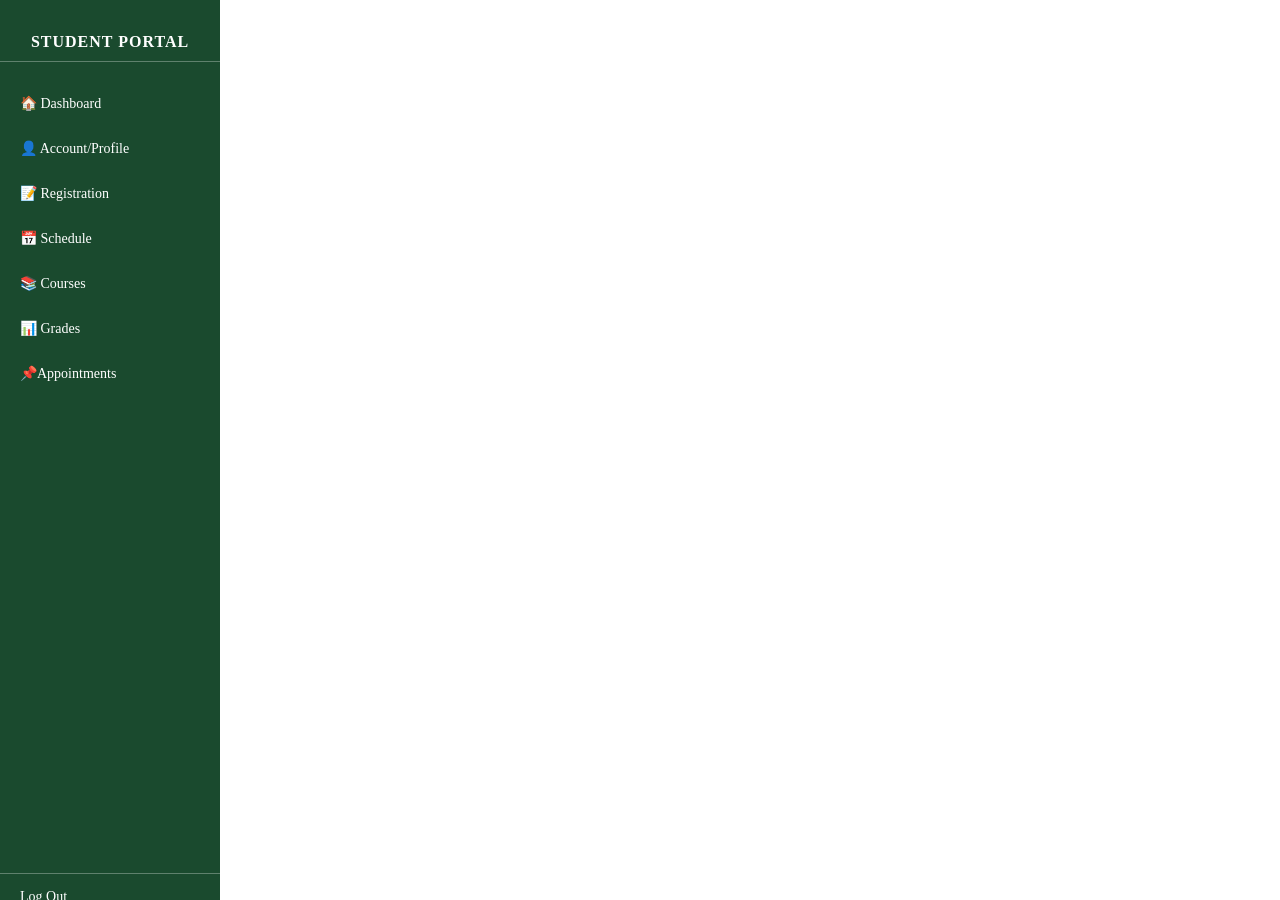
<file: pages/components/sidebar.html>
<!DOCTYPE html>
<html lang="en">
<head>
    <meta charset="UTF-8">
    <meta name="viewport" content="width=device-width, initial-scale=1.0">
    <link rel="stylesheet" href="../../css/sidebar.css">
    <title>Document</title>
</head>
<body>
   
<div class="sidebar">
  <h2>Student Portal</h2>
  <ul class="nav">
    <li><a href="dashboard.html">🏠 Dashboard</a></li>
    <li><a href="profile.html">👤 Account/Profile</a></li>
    <li><a href="registration.html">📝 Registration</a></li>
    <li><a href="schedule.html">📅 Schedule</a></li>
    <li><a href="courses.html">📚 Courses</a></li>
    <li><a href="grades.html">📊 Grades</a></li>
    <li><a href="appointments.html">📌Appointments</a></li>
  </ul>

  <div class="logout">
    <a href="login.html">Log Out</a>
  </div>
</div>
</body>
</html>
</file>
<file: css/sidebar.css>
.sidebar {
  width: 220px;
  background: #1a4a2e;
  color: #fff;
  padding: 20px 0;
  min-height: 100vh;
  position: fixed;
  top: 0;
  left: 0;

  display: flex;
  flex-direction: column; 
}

.sidebar h2 {
  font-size: 16px;
  font-weight: bold;
  text-align: center;
  margin-bottom: 15px;
  text-transform: uppercase;
  letter-spacing: 1px;
  border-bottom: 1px solid rgba(255,255,255,0.3);
  padding-bottom: 10px;
}

.nav {
  list-style: none;
  padding: 0;
  margin: 0;
  flex: 1;
}

.nav li {
  margin: 8px 0;
}

.nav a {
  color: #fff;
  text-decoration: none;
  font-size: 14px;
  display: flex;
  align-items: center;
  gap: 8px;
  padding: 10px 20px;
  transition: background 0.2s, padding-left 0.2s;
}

.nav a:hover {
  background: rgba(255,255,255,0.15);
  padding-left: 25px;
  border-radius: 4px;
}

.logout {
  border-top: 1px solid rgba(255,255,255,0.3);
  padding: 15px 20px;
}

.logout a {
  color: #fff;
  text-decoration: none;
  font-size: 14px;
  display: flex;
  align-items: center;
  gap: 8px;
}

.logout a:hover {
  background: rgba(255,255,255,0.15);
  border-radius: 4px;
  padding-left: 25px;
}
</file>
